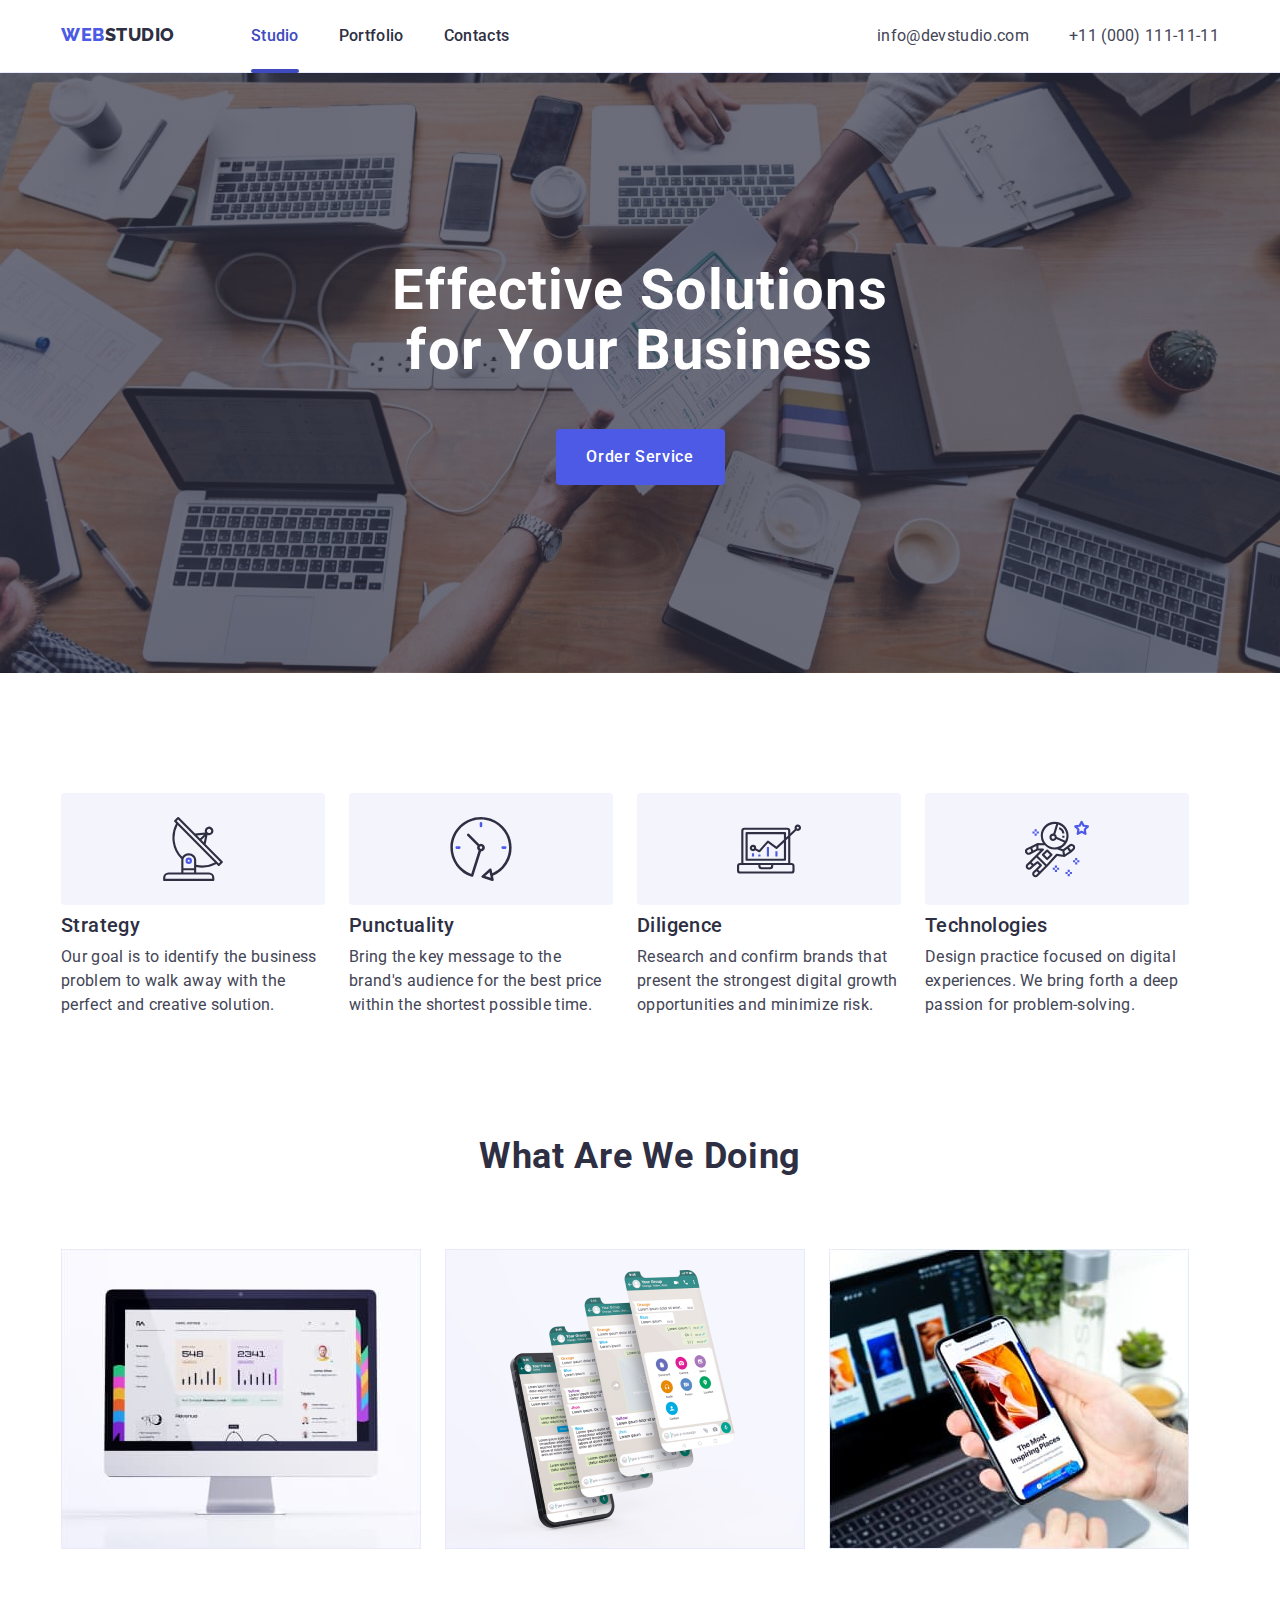
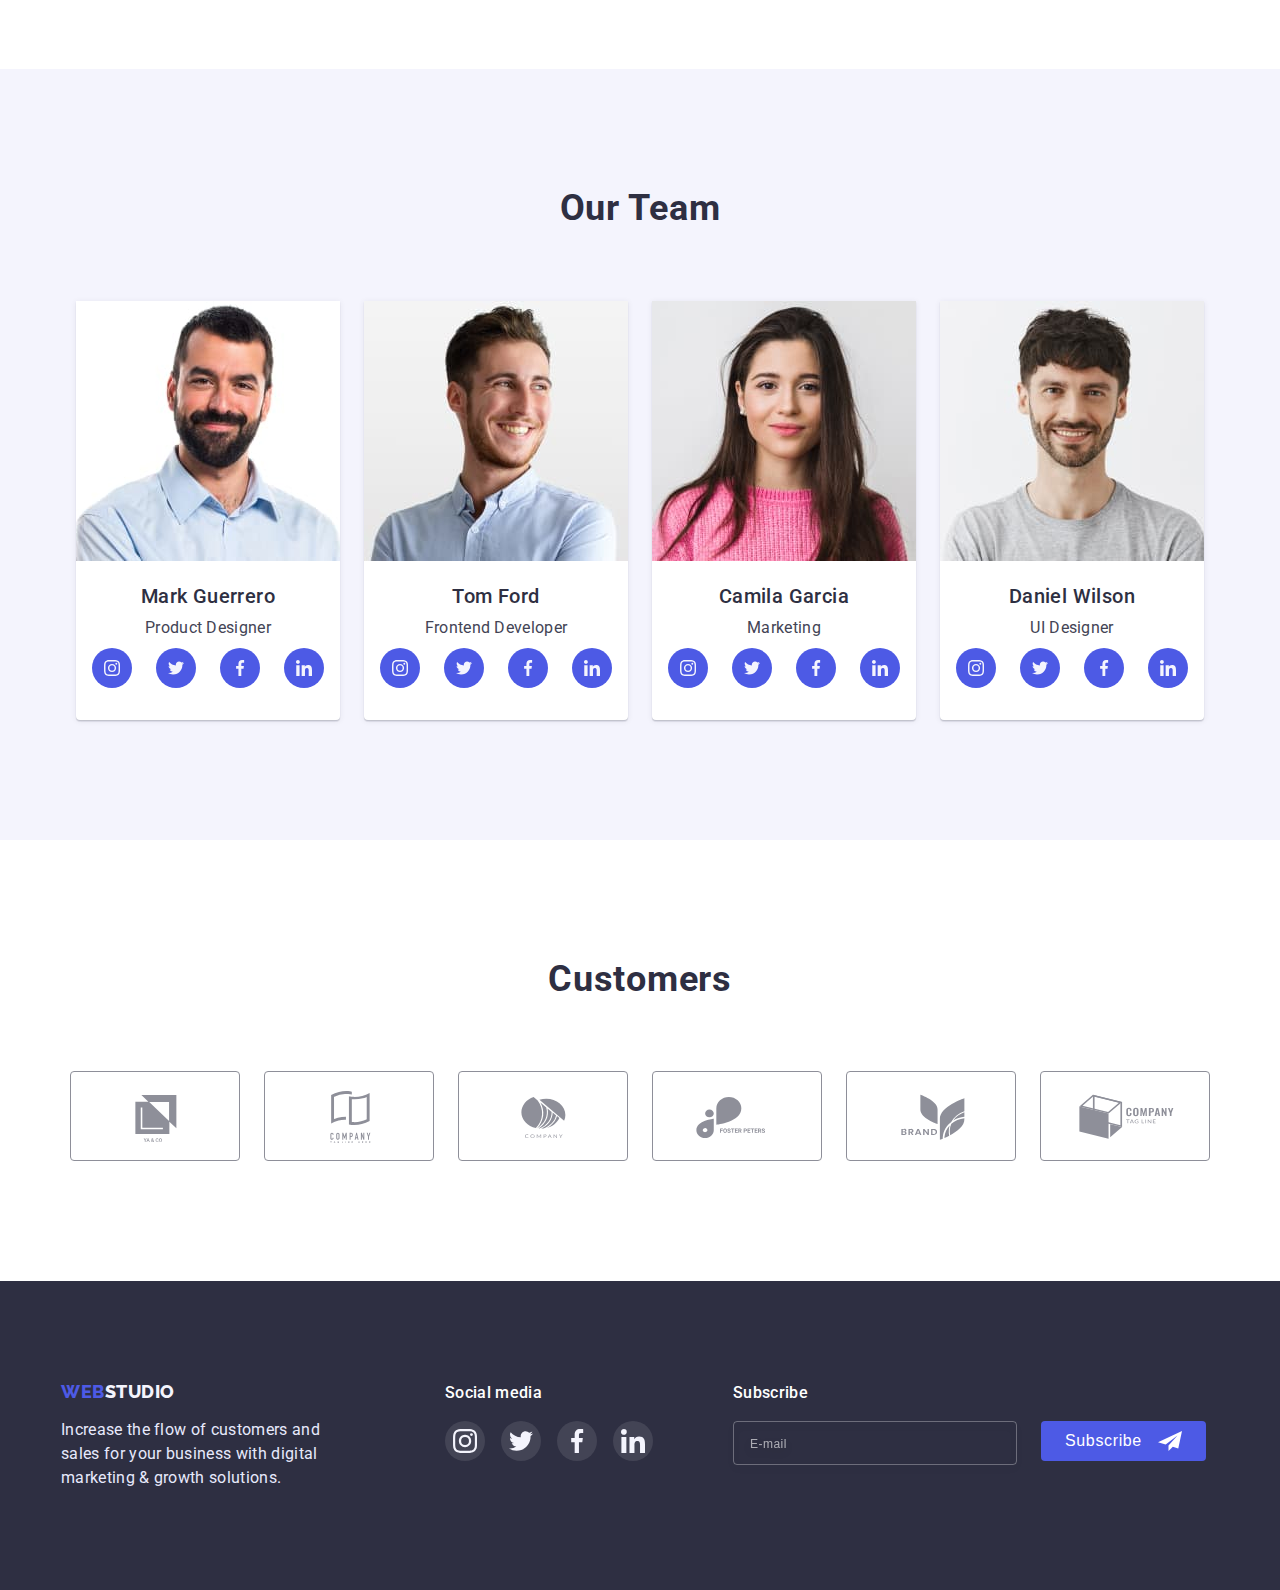
<file: index.html>
<!DOCTYPE html>
<html lang="en">
  <head>
    <meta charset="UTF-8" />
    <meta http-equiv="X-UA-Compatible" content="IE=edge" />
    <meta name="viewport" content="width=device-width, initial-scale=1.0" />
    <title>WebStudio</title>
    <link rel="preconnect" href="https://fonts.googleapis.com" />
    <link rel="preconnect" href="https://fonts.gstatic.com" crossorigin />
    <link
      href="https://fonts.googleapis.com/css2?family=Raleway:wght@800&family=Roboto:wght@400;500;700;900&display=swap"
      rel="stylesheet"
    />
    <link
      rel="stylesheet"
      href="https://cdnjs.cloudflare.com/ajax/libs/modern-normalize/1.1.0/modern-normalize.min.css"
      integrity="sha512-wpPYUAdjBVSE4KJnH1VR1HeZfpl1ub8YT/NKx4PuQ5NmX2tKuGu6U/JRp5y+Y8XG2tV+wKQpNHVUX03MfMFn9Q=="
      crossorigin="anonymous"
      referrerpolicy="no-referrer"
    />
    <link rel="stylesheet" href="./css/styles.css" />
  </head>
  <body>
    <header class="header">
      <div class="container header-container">
        <nav class="header-nav">
          <a href="./index.html" class="logo link"
            >Web<span class="header-logo-two link">Studio</span></a>
          <ul class="list header-list">
            <li>
              <a class="header-menu current link" href="./index.html">Studio</a>
            </li>
            <li>
              <a class="header-menu link" href="./portfolio.html">Portfolio</a>
            </li>
            <li><a class="header-menu link" href="">Contacts</a></li>
          </ul>
        </nav>
        <address class="address">
          <ul class="list address-list">
            <li>
              <a class="contacts link" href="mailto:info@devstudio.com"
                >info@devstudio.com</a
              >
            </li>
            <li>
              <a class="contacts link" href="tel:+110001111111"
                >+11 (000) 111-11-11</a
              >
            </li>
          </ul>
        </address>
        <button type="button" class="mobile-menu-open" data-menu-open>
          <svg width="32" height="22" class="menu-open-svg">
            <use href="./images/icons.svg#icon-charm_menu-hamburger-converted"></use>
          </svg>
        </button>
      </div>
      <div class="mobile-menu is-hidden" data-menu>
        <div >
          <button type="button" class="mobile-menu-close" data-menu-close>
            <svg width="8" height="8" class="menu-close-svg">
              <use href="./images/icons.svg#icon-X"></use>
            </svg>
          </button>
          <ul class="list mobile-menu-list">
            <li class="mobile-menu-item">
              <a class="mobile-menu-link current link" href="./index.html">Studio</a>
            </li>
            <li class="mobile-menu-item">
              <a class="mobile-menu-link link" href="./portfolio.html">Portfolio</a>
            </li>
            <li class="mobile-menu-item">
              <a class="mobile-menu-link link" href="">Contacts</a>
            </li>
          </ul>
        </div>
        <div>
          <ul class="list menu-address-list">
            <li class="contacts-menu-item">
              <a class="mobile-menu-tel link" href="tel:+110001111111"
                >+11 (000) 111-11-11</a
              >
            </li>
            <li class="contacts-menu-item">
              <a class="mobile-menu-mail link" href="mailto:info@devstudio.com"
                >info@devstudio.com</a
              >
            </li>
          </ul>
          <ul class="list menu-icons-container">
            <li class="menu-social-icons">
              <a href="" class="link menu-svg-link">
                <svg width="24" height="24" class="menu-soc-icon">
                  <use href="./images/icons.svg#icon-instagram"></use></svg></a>
            </li>
            <li class="menu-social-icons">
              <a href="" class="link menu-svg-link">
                <svg width="24" height="24" class="menu-soc-icon">
                  <use href="./images/icons.svg#icon-twitter"></use></svg></a>
            </li>
            <li class="menu-social-icons">
              <a href="" class="link menu-svg-link">
                <svg width="24" height="24" class="menu-soc-icon">
                  <use href="./images/icons.svg#icon-facebook"></use></svg></a>
            </li>
            <li class="menu-social-icons">
              <a href="" class="link menu-svg-link">
                <svg width="24" height="24" class="menu-soc-icon">
                  <use href="./images/icons.svg#icon-linkedin"></use>
                </svg>
              </a>
            </li>
          </ul>
        </div>
      </div>
    </header>
    <main>
      <section class="section-one">
        <div class="container">
          <h1 class="section-one-text">
            Effective Solutions for Your Business
          </h1>
          <button class="btn-text" data-modal-open type="button">
            Order Service
          </button>
        </div>
      </section>
      <section class="section-two">
        <div class="container">
          <h2 class="visually-hidden">our rules</h2>
          <ul class="list section-two-list">
            <li class="sec-two-items">
              <div class="sec-two-icon">
                <svg width="64" height="64" class="section-two-icons">
                  <use href="./images/icons.svg#icon-antenna" class=""></use>
                </svg>
              </div>
              <h3 class="section-two-text">Strategy</h3>
              <p class="section-two-p">
                Our goal is to identify the business problem to walk away with
                the perfect and creative solution.
              </p>
            </li>
            <li class="sec-two-items">
              <div class="sec-two-icon">
                <svg width="64" height="64" class="section-two-icons">
                  <use href="./images/icons.svg#icon-clock"></use>
                </svg>
              </div>
              <h3 class="section-two-text">Punctuality</h3>
              <p class="section-two-p">
                Bring the key message to the brand's audience for the best price
                within the shortest possible time.
              </p>
            </li>
            <li class="sec-two-items">
              <div class="sec-two-icon">
                <svg width="64" height="64" class="section-two-icons">
                  <use href="./images/icons.svg#icon-diagram"></use>
                </svg>
              </div>
              <h3 class="section-two-text">Diligence</h3>
              <p class="section-two-p">
                Research and confirm brands that present the strongest digital
                growth opportunities and minimize risk.
              </p>
            </li>
            <li class="sec-two-items">
              <div class="sec-two-icon">
                <svg width="64" height="64" class="section-two-icons">
                  <use href="./images/icons.svg#icon-astronaut"></use>
                </svg>
              </div>
              <h3 class="section-two-text">Technologies</h3>
              <p class="section-two-p">
                Design practice focused on digital experiences. We bring forth a
                deep passion for problem-solving.
              </p>
            </li>
          </ul>
        </div>
      </section>
      <section class="section-three">
        <div class="container">
          <h2 class="section-three-text">What are we doing</h2>
          <ul class="list about-list">
            <li class="section-three-comp">
              <img
                srcset="./images/computer.jpg 1x, ./images/computer-2x.jpg 2x"
                src="./images/computer.jpg"
                alt="computer"
                width="360"
                height="300"
              />
            </li>
            <li class="section-three-tel">
              <img
                srcset="./images/telephone.jpg 1x, ./images/telephone-2x.jpg 2x"
                src="./images/telephone.jpg"
                alt="telephone"
                width="360"
                height="300"
              />
            </li>
            <li class="section-three-iphn">
              <img
                srcset="./images/iphone.jpg 1x, ./images/iphone-2x.jpg 2x"
                src="./images/iphone.jpg"
                alt="iphone"
                width="360"
                height="300"
              />
            </li>
          </ul>
        </div>
      </section>
      <section class="section-four">
        <div class="container">
          <h2 class="section-four-text">Our Team</h2>
          <ul class="list team-list">
            <li class="name-list">
              <img
                srcset="./images/mark.jpg 1x, ./images/mark-2x.jpg 2x"
                src="./images/mark.jpg"
                alt="Our product designer"
                width="264"
                height="260"
              />

              <h3 class="names">Mark Guerrero</h3>
              <p class="names-about">Product Designer</p>
              <ul class="list icons-container">
                <li class="social-icons">
                  <a href="" class="link svg-link">
                    <svg width="16" height="16" class="soc-icon">
                      <use href="./images/icons.svg#icon-instagram"></use></svg></a>
                </li>
                <li class="social-icons">
                  <a href="" class="link svg-link">
                    <svg width="16" height="16" class="soc-icon">
                      <use href="./images/icons.svg#icon-twitter"></use></svg></a>
                </li>
                <li class="social-icons">
                  <a href="" class="link svg-link">
                    <svg width="16" height="16" class="soc-icon">
                      <use href="./images/icons.svg#icon-facebook"></use></svg></a>
                </li>
                <li class="social-icons">
                  <a href="" class="link svg-link">
                    <svg width="16" height="16" class="soc-icon">
                      <use href="./images/icons.svg#icon-linkedin"></use>
                    </svg>
                  </a>
                </li>
              </ul>
            </li>
            <li class="name-list">
              <img
                srcset="./images/tom.jpg 1x, ./images/tom-2x.jpg 2x"
                src="./images/tom.jpg"
                alt="Our frontend developer"
                width="264"
                height="260"
              />

              <h3 class="names">Tom Ford</h3>
              <p class="names-about">Frontend Developer</p>
              <ul class="list icons-container">
                <li class="social-icons">
                  <a href="" class="link svg-link">
                    <svg width="16" height="16" class="soc-icon">
                      <use href="./images/icons.svg#icon-instagram"></use></svg></a>
                </li>
                <li class="social-icons">
                  <a href="" class="link svg-link">
                    <svg width="16" height="16" class="soc-icon">
                      <use href="./images/icons.svg#icon-twitter"></use></svg></a>
                </li>
                <li class="social-icons">
                  <a href="" class="link svg-link">
                    <svg width="16" height="16" class="soc-icon">
                      <use href="./images/icons.svg#icon-facebook"></use></svg></a>
                </li>
                <li class="social-icons">
                  <a href="" class="link svg-link">
                    <svg width="16" height="16" class="soc-icon">
                      <use href="./images/icons.svg#icon-linkedin"></use>
                    </svg>
                  </a>
                </li>
              </ul>
            </li>
            <li class="name-list">
              <img
                srcset="./images/camilla.jpg 1x, ./images/camilla-2x.jpg 2x"
                src="./images/camilla.jpg"
                alt="Our marketing"
                width="264"
                height="260"
              />

              <h3 class="names">Camila Garcia</h3>
              <p class="names-about">Marketing</p>
              <ul class="list icons-container">
                <li class="social-icons">
                  <a href="" class="link svg-link">
                    <svg width="16" height="16" class="soc-icon">
                      <use href="./images/icons.svg#icon-instagram"></use></svg></a>
                </li>
                <li class="social-icons">
                  <a href="" class="link svg-link">
                    <svg width="16" height="16" class="soc-icon">
                      <use href="./images/icons.svg#icon-twitter"></use></svg></a>
                </li>
                <li class="social-icons">
                  <a href="" class="link svg-link">
                    <svg width="16" height="16" class="soc-icon">
                      <use href="./images/icons.svg#icon-facebook"></use></svg></a>
                </li>
                <li class="social-icons">
                  <a href="" class="link svg-link">
                    <svg width="16" height="16" class="soc-icon">
                      <use href="./images/icons.svg#icon-linkedin"></use>
                    </svg>
                  </a>
                </li>
              </ul>
            </li>
            <li class="name-list">
              <img
                srcset="./images/daniel.jpg 1x, ./images/daniel-2x.jpg 2x"
                src="./images/daniel.jpg"
                alt="Our UI designer"
                width="264"
                height="260"
              />

              <h3 class="names">Daniel Wilson</h3>
              <p class="names-about">UI Designer</p>
              <ul class="list icons-container">
                <li class="social-icons">
                  <a href="" class="link svg-link">
                    <svg width="16" height="16" class="soc-icon">
                      <use href="./images/icons.svg#icon-instagram"></use></svg></a>
                </li>
                <li class="social-icons">
                  <a href="" class="link svg-link">
                    <svg width="16" height="16" class="soc-icon">
                      <use href="./images/icons.svg#icon-twitter"></use></svg></a>
                </li>
                <li class="social-icons">
                  <a href="" class="link svg-link">
                    <svg width="16" height="16" class="soc-icon">
                      <use href="./images/icons.svg#icon-facebook"></use></svg></a>
                </li>
                <li class="social-icons">
                  <a href="" class="link svg-link">
                    <svg width="16" height="16" class="soc-icon">
                      <use href="./images/icons.svg#icon-linkedin"></use>
                    </svg>
                  </a>
                </li>
              </ul>
            </li>
          </ul>
        </div>
      </section>
      <section class="section-five">
        <div class="container section-five-container">
          <h2 class="section-five-text">Customers</h2>
          <ul class="list customers-icons">
            <li class="customers-list">
              <a href="" class="customers-container">
                <svg width="104" height="56" class="section-five-icons">
                  <use href="./images/icons.svg#icon-customers"></use>
                </svg>
              </a>
            </li>
            <li class="customers-list">
              <a href="" class="customers-container">
                <svg width="104" height="56" class="section-five-icons">
                  <use href="./images/icons.svg#icon-customers1"></use>
                </svg>
              </a>
            </li>
            <li class="customers-list">
              <a href="" class="customers-container">
                <svg width="104" height="56" class="section-five-icons">
                  <use href="./images/icons.svg#icon-customers2"></use>
                </svg>
              </a>
            </li>
            <li class="customers-list">
              <a href="" class="customers-container">
                <svg width="104" height="56" class="section-five-icons">
                  <use href="./images/icons.svg#icon-customers3"></use>
                </svg>
              </a>
            </li>
            <li class="customers-list">
              <a href="" class="customers-container">
                <svg width="104" height="56" class="section-five-icons">
                  <use href="./images/icons.svg#icon-customers4"></use>
                </svg>
              </a>
            </li>
            <li class="customers-list">
              <a href="" class="customers-container">
                <svg width="104" height="56" class="section-five-icons">
                  <use href="./images/icons.svg#icon-customers5"></use>
                </svg>
              </a>
            </li>
          </ul>
        </div>
      </section>
    </main>
    <footer class="footer">
      <div class="container footer-container">
        <div class="footer-logo-container">
          <a href="./index.html" class="footer-logo link"
            >Web<span class="footer-logo-two link">Studio</span></a
          >
          <p class="footer_text">
            Increase the flow of customers and sales for your business with
            digital marketing & growth solutions.
          </p>
        </div>
        <div class="social-container">
          <p class="social-media">Social media</p>
          <ul class="list footer-list">
            <li class="footer-item">
              <a href="" class="footer-icons">
                <svg width="24" height="24">
                  <use href="./images/icons.svg#icon-instagram"></use>
                </svg>
              </a>
            </li>
            <li class="footer-item">
              <a href="" class="footer-icons">
                <svg width="24" height="24">
                  <use href="./images/icons.svg#icon-twitter"></use>
                </svg>
              </a>
            </li>
            <li class="footer-item">
              <a href="" class="footer-icons">
                <svg width="24" height="24">
                  <use href="./images/icons.svg#icon-facebook"></use></svg></a>
            </li>
            <li class="footer-item">
              <a href="" class="footer-icons">
                <svg width="24" height="24">
                  <use href="./images/icons.svg#icon-linkedin"></use>
                </svg>
              </a>
            </li>
          </ul>
        </div>
        <div class="subscribe-container">
          <p class="subscribe-text">Subscribe</p>
          <form class="subscribe-form">
            <input type="email"
            placeholder="E-mail"
            id="email-input"
            name="subscribe-email"
            class="subscribe-input">
            <button type="submit" class="subscribe-button">Subscribe
              <svg width="24px" height="24px" class="subscribe-svg">
                <use href="./images/icons.svg#icon-telegram"></use>
              </svg>
            </button>
          </form>
        </div>
      </div>
    </footer>
    <div class="backdrop is-hidden" data-modal>
      <div class="modal">
        <button type="button" class="modal-close" data-modal-close>
          <svg width="8" height="8" class="close-svg">
            <use href="./images/icons.svg#icon-X"></use>
          </svg>
        </button>
        <p class="modal-main-text">Leave your contacts and we will call you back</p>
        <form class="modal-form">
          <div class="modal-wrap">
            <label for="user-name" class="modal-label-text">Name</label>
            <input type="text"
            name="user-name"
            id="user-name"
            class="modal-input">
            <svg width="18" height="24" class="modal-icons">
              <use href="./images/icons.svg#icon-person"></use>
            </svg>
          </div>
          <div class="modal-wrap">
            <label for="user-phone" class="modal-label-text">Phone</label>
            <input type="tel"
            name="user-phone"
            id="user-phone"
            class="modal-input">
            <svg width="18" height="24" class="modal-icons">
              <use href="./images/icons.svg#icon-phone"></use>
            </svg>
          </div>
          <div class="modal-wrap">
            <label for="user-email" class="modal-label-text">Email</label>
            <input type="email"
            name="user-email"
            id="user-email"
            class="modal-input">
            <svg width="18" height="24" class="modal-icons">
              <use href="./images/icons.svg#icon-email1"></use>
            </svg>
          </div>
          <label class="modal-label">
            <span class="modal-label-text">Comment</span>
            <textarea rows="5"
            name="user-comment"
            class="comment-input"
            placeholder="Text input"></textarea>
          </label>
          <div class="check-wrap">
            <input type="checkbox" id="modal-check" name="user-check" class="modal-check visually-hidden" required>
            <label for="modal-check" class="check-text">
              <span class="check-icon">
                <svg width="10" height="8">
                  <use href="./images/icons.svg#icon-check"></use>
                </svg>
              </span> I accept the terms and conditions of the <a class="check-link" href="">Privacy Policy</a>
            </label>
          </div>
          <button type="submit" class="modal-button">Send</button>
        </form>
      </div>
    </div>
    <script src="./js/modal.js"></script>
    <script src="./js/mobile-menu.js"></script>
  </body>
</html>
</file>
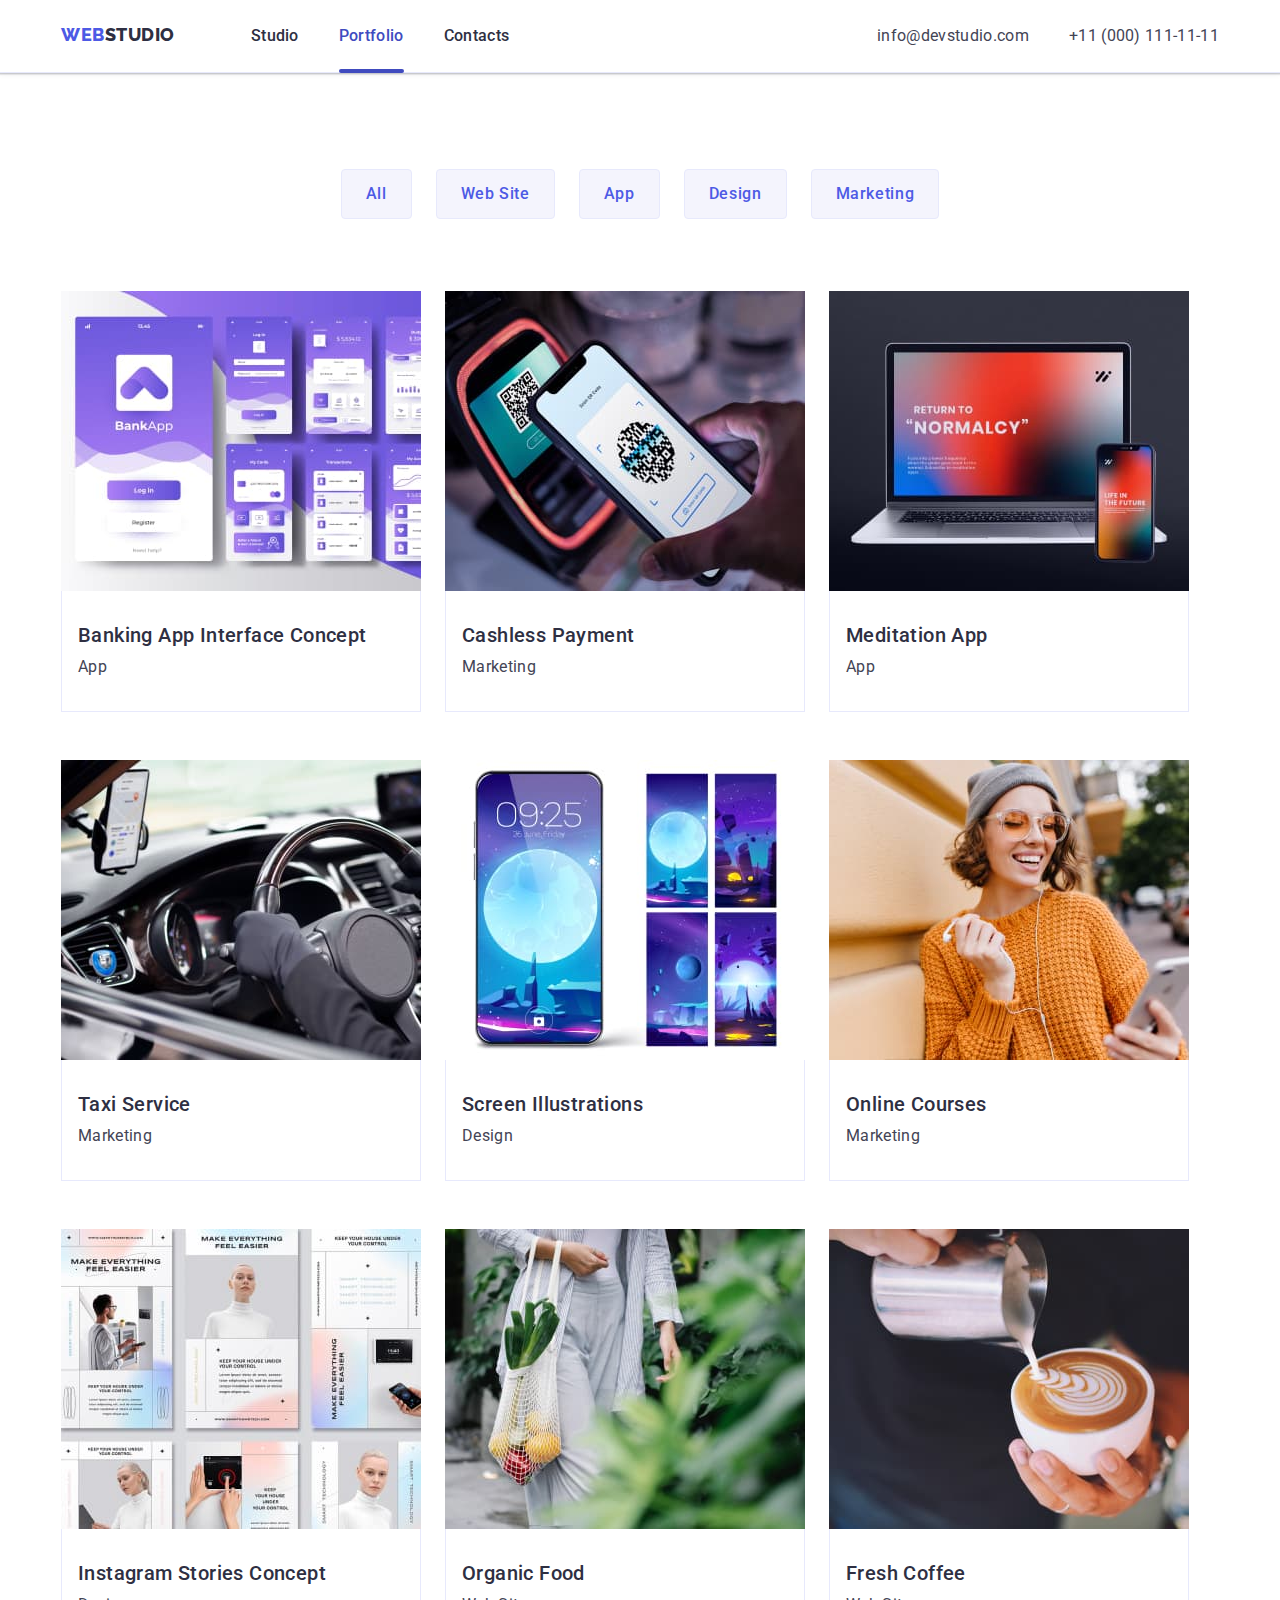
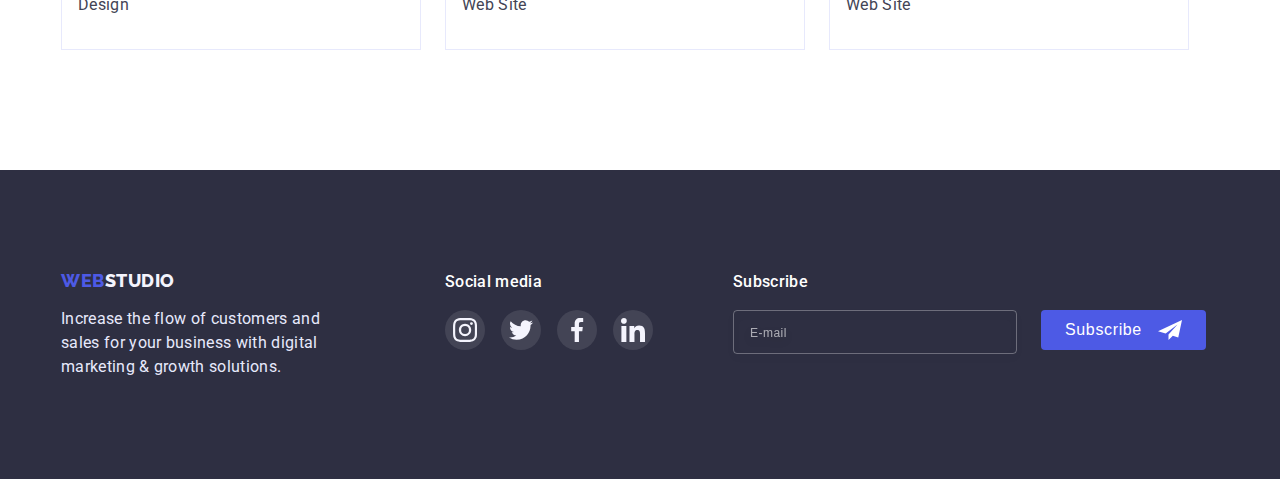
<file: portfolio.html>
<!DOCTYPE html>
<html lang="en">
  <head>
    <meta charset="UTF-8" />
    <meta http-equiv="X-UA-Compatible" content="IE=edge" />
    <meta name="viewport" content="width=device-width, initial-scale=1.0" />
    <title>Portfolio</title>
    <link rel="preconnect" href="https://fonts.googleapis.com" />
    <link rel="preconnect" href="https://fonts.gstatic.com" crossorigin />
    <link
      href="https://fonts.googleapis.com/css2?family=Raleway:wght@800&family=Roboto:wght@400;500;700;900&display=swap"
      rel="stylesheet"
    />
    <link
      rel="stylesheet"
      href="https://cdnjs.cloudflare.com/ajax/libs/modern-normalize/1.1.0/modern-normalize.min.css"
      integrity="sha512-wpPYUAdjBVSE4KJnH1VR1HeZfpl1ub8YT/NKx4PuQ5NmX2tKuGu6U/JRp5y+Y8XG2tV+wKQpNHVUX03MfMFn9Q=="
      crossorigin="anonymous"
      referrerpolicy="no-referrer"
    />
    <link rel="stylesheet" href="./css/styles.css" />
  </head>
  <body>
    <header class="header">
      <div class="container header-container">
        <nav class="header-nav">
          <a href="./index.html" class="logo link"
            >Web<span class="header-logo-two link">Studio</span></a
          >
          <ul class="list header-list">
            <li><a class="header-menu link" href="./index.html">Studio</a></li>
            <li>
              <a class="header-menu current link" href="./portfolio.html">Portfolio</a>
            </li>
            <li><a class="header-menu link" href="">Contacts</a></li>
          </ul>
        </nav>
        <address class="address">
          <ul class="list address-list">
            <li>
              <a class="contacts link" href="mailto:info@devstudio.com"
                >info@devstudio.com</a
              >
            </li>
            <li>
              <a class="contacts link" href="tel:+110001111111"
                >+11 (000) 111-11-11</a
              >
            </li>
          </ul>
        </address>
      </div>
    </header>
    <main>
      <section class="portfolio-section">
        <div class="container">
          <h1 class="visually-hidden">Portfolio</h1>
          <ul class="list wrap">
            <li><button class="portfolio-btn" type="button">All</button></li>
            <li>
              <button class="portfolio-btn" type="button">Web Site</button>
            </li>
            <li><button class="portfolio-btn" type="button">App</button></li>
            <li><button class="portfolio-btn" type="button">Design</button></li>
            <li>
              <button class="portfolio-btn" type="button">Marketing</button>
            </li>
          </ul>
          <ul class="list img-list">
            <li class="portfolio-list">
              <a class="link portfolio-link" href="">
                <div class="portfolio-top-wrap">
                  <img
                    src="./images/banking.jpg"
                    alt="Online banking"
                    width="360"
                  />
                  <p class="portfolio-list-text">
                    14 Stylish and User-Friendly App Design Concepts · Task
                    Manager App · Calorie Tracker App · Exotic Fruit Ecommerce
                    App · Cloud Storage App
                  </p>
                </div>
                <div class="list-border">
                  <h2 class="portfolio-main-text">
                    Banking App Interface Concept
                  </h2>
                  <p class="porfolio-text">App</p>
                </div>
              </a>
            </li>
            <li class="portfolio-list">
              <a class="link portfolio-link" href="">
                <div class="portfolio-top-wrap">
                  <img src="./images/qr_code.jpg" alt="Payment" width="360" />
                  <p class="portfolio-list-text">
                      14 Stylish and User-Friendly App Design Concepts · Task
                      Manager App · Calorie Tracker App · Exotic Fruit Ecommerce
                      App · Cloud Storage App
                    </p>
                </div>
                <div class="list-border">
                  <h2 class="portfolio-main-text">Cashless Payment</h2>
                  <p class="porfolio-text">Marketing</p>
                </div>
              </a>
            </li>
            <li class="portfolio-list">
              <a class="link portfolio-link" href="">
                <div class="portfolio-top-wrap">
                  <img
                    src="./images/meditation.jpg"
                    alt="Meditation App"
                    width="360"
                  />
                  <p class="portfolio-list-text">
                      14 Stylish and User-Friendly App Design Concepts · Task
                      Manager App · Calorie Tracker App · Exotic Fruit Ecommerce
                      App · Cloud Storage App
                    </p>
                </div>
                <div class="list-border">
                  <h2 class="portfolio-main-text">Meditation App</h2>
                  <p class="porfolio-text">App</p>
                </div>
              </a>
            </li>
            <li class="portfolio-list">
              <a class="link portfolio-link" href="">
                <div class="portfolio-top-wrap">
                  <img src="./images/taxi.jpg" alt="Taxi Service" width="360" />
                  <p class="portfolio-list-text">
                      14 Stylish and User-Friendly App Design Concepts · Task
                      Manager App · Calorie Tracker App · Exotic Fruit Ecommerce
                      App · Cloud Storage App
                    </p>
                </div>
                <div class="list-border">
                  <h2 class="portfolio-main-text">Taxi Service</h2>
                  <p class="porfolio-text">Marketing</p>
                </div>
              </a>
            </li>
            <li class="portfolio-list">
              <div class="portfolio-top-wrap">
                <a class="link portfolio-link" href="">
                  <img
                    src="./images/screen.jpg"
                    alt="Screen Illustrations"
                    width="360"
                  />
                  <p class="portfolio-list-text">
                      14 Stylish and User-Friendly App Design Concepts · Task
                      Manager App · Calorie Tracker App · Exotic Fruit Ecommerce
                      App · Cloud Storage App
                    </p>
              </div>
                <div class="list-border">
                  <h2 class="portfolio-main-text">Screen Illustrations</h2>
                  <p class="porfolio-text">Design</p>
                </div>
              </a>
            </li>
            <li class="portfolio-list">
              <div class="portfolio-top-wrap">
                <a class="link portfolio-link" href="">
                  <img
                    src="./images/courses.jpg"
                    alt="_Online Courses"
                    width="360"
                  />
                  <p class="portfolio-list-text">
                      14 Stylish and User-Friendly App Design Concepts · Task
                      Manager App · Calorie Tracker App · Exotic Fruit Ecommerce
                      App · Cloud Storage App
                    </p>
              </div>
                <div class="list-border">
                  <h2 class="portfolio-main-text">Online Courses</h2>
                  <p class="porfolio-text">Marketing</p>
                </div>
              </a>
            </li>
            <li class="portfolio-list">
              <a class="link portfolio-link" href="">
                <div class="portfolio-top-wrap">
                  <img
                    src="./images/insta.jpg"
                    alt="Instagram Stories"
                    width="360"
                  />
                  <p class="portfolio-list-text">
                      14 Stylish and User-Friendly App Design Concepts · Task
                      Manager App · Calorie Tracker App · Exotic Fruit Ecommerce
                      App · Cloud Storage App
                    </p>
                </div>
                <div class="list-border">
                  <h2 class="portfolio-main-text">Instagram Stories Concept</h2>
                  <p class="porfolio-text">Design</p>
                </div>
              </a>
            </li>
            <li class="portfolio-list">
              <a class="link portfolio-link" href="">
                <div class="portfolio-top-wrap">
                  <img src="./images/food.jpg" alt="Organic Food" width="360" />
                  <p class="portfolio-list-text">
                      14 Stylish and User-Friendly App Design Concepts · Task
                      Manager App · Calorie Tracker App · Exotic Fruit Ecommerce
                      App · Cloud Storage App
                    </p>
                </div>
                <div class="list-border">
                  <h2 class="portfolio-main-text">Organic Food</h2>
                  <p class="porfolio-text">Web Site</p>
                </div>
              </a>
            </li>
            <li class="portfolio-list">
              <a class="link portfolio-link" href="">
                <div class="portfolio-top-wrap">
                  <img src="./images/coffee.jpg" alt="Coffee" width="360" />
                  <p class="portfolio-list-text">
                      14 Stylish and User-Friendly App Design Concepts · Task
                      Manager App · Calorie Tracker App · Exotic Fruit Ecommerce
                      App · Cloud Storage App
                    </p>
                </div>
                <div class="list-border">
                  <h2 class="portfolio-main-text">Fresh Coffee</h2>
                  <p class="porfolio-text">Web Site</p>
                </div>
              </a>
            </li>
          </ul>
        </div>
      </section>
    </main>
    <footer class="footer">
      <div class="container footer-container">
        <div class="footer-logo-container">
          <a href="./index.html" class="footer-logo link"
            >Web<span class="footer-logo-two link">Studio</span></a
          >
          <p class="footer_text">
            Increase the flow of customers and sales for your business with
            digital marketing & growth solutions.
          </p>
        </div>
        <div class="social-container">
          <p class="social-media">Social media</p>
          <ul class="list footer-list">
            <li class="footer-item">
              <a href="" class="footer-icons">
                <svg width="24" height="24">
                  <use href="./images/icons.svg#icon-instagram"></use>
                </svg>
              </a>
            </li>
            <li class="footer-item">
              <a href="" class="footer-icons">
                <svg width="24" height="24">
                  <use href="./images/icons.svg#icon-twitter"></use>
                </svg>
              </a>
            </li>
            <li class="footer-item">
              <a href="" class="footer-icons">
                <svg width="24" height="24">
                  <use href="./images/icons.svg#icon-facebook"></use></svg>
              </a>
            </li>
            <li class="footer-item">
              <a href="" class="footer-icons">
                <svg width="24" height="24">
                  <use href="./images/icons.svg#icon-linkedin"></use>
                </svg>
              </a>
            </li>
          </ul>
        </div>
        <div class="subscribe-container">
          <p class="subscribe-text">Subscribe</p>
          <form class="subscribe-form">
            <input type="email"
            placeholder="E-mail"
            id="email-input"
            name="subscribe-email"
            class="subscribe-input">
            <button type="submit" class="subscribe-button">Subscribe
              <svg width="24px" height="24px" class="subscribe-svg">
                <use href="./images/icons.svg#icon-telegram"></use>
              </svg>
            </button>
          </form>
        </div>
      </div>
    </footer>
    <script src="./js/modal.js"></script>
  </body>
</html>
</file>
<file: css/styles.css>
:root{
    --primary-color: #2E2F42;
    --logo-color: #4D5AE5;
    --additional-color: #434455;
}

p, h1, h2, h3, h4, h5, h6{
    margin: 0;
}
ul{
    padding-left: 0;
    margin: 0;
}
button{
    cursor: pointer;
}

address{
    font-style: normal;
}

body{
    font-family: 'Roboto', sans-serif;
    color: #434455;
    color: var(--additional-color);
    margin: 0;
}

img{
    display: block;
    max-width: 100%;
    height: auto;
}

.visually-hidden{
    position: absolute;
    width: 1px;
    height: 1px;
    margin: -1px;
    border: 0;
    padding: 0;
    white-space: nowrap;
    clip-path: inset(100%);
    clip: rect(0 0 0 0);
    overflow: hidden;
}


.logo {
    font-family: 'Raleway', sans-serif;
    font-weight: 800;
    font-size: 18px;
    line-height: 1.17;
    letter-spacing: 0.03em;
    text-transform: uppercase;
    color: var(--logo-color);
    margin-right: 76px;
}

.link{
    text-decoration: none;
}

.header-logo-two {
    color: var(--primary-color);
}

.list{
    list-style: none
}

.container{
    width: 100%;
    padding-left: 16px;
    padding-right: 16px;
    margin: 0 auto;
}

.header{
    padding-bottom: 24px;
    padding-top: 24px;
    box-sizing: border-box;
    background: #FFFFFF;
    border-bottom: 1px solid #E7E9FC;
    box-shadow: 0px 2px 1px rgba(46, 47, 66, 0.08), 0px 1px 1px rgba(46, 47, 66, 0.16), 0px 1px 6px rgba(46, 47, 66, 0.08);
}

.header-container{
    width: 100%;
    display: flex;
    align-items: center;
}

.header-nav{
    display: flex;
    margin-right: auto;
}

.header-list{
    display: none;
    gap: 40px;
}

.header-menu{
    font-weight: 500;
    font-size: 16px;
    line-height: 1.5;
    letter-spacing: 0.02em;
    color: var(--primary-color);
    transition-property: color;
    transition-duration: 250ms;
    transition-timing-function:cubic-bezier(0.4, 0, 0.2, 1);
}
.header-menu:is(:hover, :focus){
    color: #404BBF;
}

.current{
    position: relative;
    color: #404BBF;
}

.header-menu.current::after{
    content: "";
    display: block;
    background-color: #404BBF;
    border-radius: 2px;
    position: absolute;
    width: 100%;
    height: 4px;
    top: 42px;
}

.address{
    display: none;
    font-style: normal;
}

.address-list{
    display: flex;
    gap: 40px;
}

.contacts {
    font-size: 16px;
    line-height: 1.5;
    letter-spacing: 0.02em;
    color: var(--additional-color);
    text-decoration: none;
    transition-property: color;
    transition-duration: 250ms;
    transition-timing-function: cubic-bezier(0.4, 0, 0.2, 1);
}
.contacts:is(:hover, :focus){
    color:#404BBF;
}

.mobile-menu-open{
    margin-left: 0;
    border: none;
    background-color: transparent;
}

.mobile-menu {
    position: relative;
    position: fixed;
    top: 0;
    background-color: #FFFFFF;
    width: 100%;
    height: 100%;
    padding: 80px 35px 40px 40px;
    display: flex;
    flex-direction: column;
    justify-content: space-between;
    transition-duration: 250ms;
    transition-timing-function: cubic-bezier(0.4, 0, 0.2, 1);
}
.mobile-menu-close {
    position: absolute;
    left: 264px;
    top: 24px;
    background-color: #E7E9FC;
    border-radius: 50%;
    border: 1px solid rgba(0, 0, 0, 0.1);
    width: 24px;
    height: 24px;
    display: flex;
    align-items: center;
    justify-content: center;
    overflow: auto;
}

.mobile-menu-item:not(:last-child) {
    margin-bottom: 40px;
}
.mobile-menu-link{
    font-weight: 700;
    font-size: 36px;
    line-height: calc(40/36);
    letter-spacing: 0.02em;
    text-transform: capitalize;
    color: #2E2F42;
}

.mobile-menu-link.current{
    color: #404BBF;
}

.menu-address-list {
    margin-bottom: 48px;
    display: flex;
    flex-direction: column;
    gap: 40px;
}

.mobile-menu-tel {
    font-weight: 700;
    font-size: 36px;
    line-height: calc(40/36);
    letter-spacing: 0.02em;
    color: #4D5AE5;
    margin-bottom: 40px;
}

.mobile-menu-mail{
    font-weight: 500;
    font-size: 20px;
    line-height: calc(24/20);
    letter-spacing: 0.02em;
    color: #434455;
}
.menu-icons-container {
    width: 100%;
    display: flex;
    gap: 30px;
}
.menu-social-icons {
    width: 40px;
    height: 40px;
    background: #4D5AE5;
    border-radius: 50%;
    display: flex;
    align-items: center;
    justify-content: center;
}

.menu-soc-icon {
    display: flex;
    justify-content: center;
    align-items: center;
}

.section-one {
    background: var(--primary-color);
    text-align: center;
    padding-top: 112px;
    padding-bottom: 112px;
    background-image: linear-gradient(90deg, rgba(46, 47, 66, 0.7035013834635417) 100%, rgba(46, 47, 66, 0.7) 100%), url(..//images/people-office-mob.jpg);
    background-repeat: no-repeat;
    background-size: cover;
    background-position: center;
    width: 100%;
    margin: 0 auto;
}

@media (min-device-pixel-ratio: 2),
    (min-resolution: 192dpi),
    (min-resolution: 2dppx) {
        .section-one {
            background-image: linear-gradient(90deg, rgba(46, 47, 66, 0.7035013834635417) 100%, rgba(46, 47, 66, 0.7) 100%), url(..//images/people-office-mob-2x.jpg);
            background-size: cover;
        }
}

.section-one-text {
    font-weight: 700;
    font-size: 36px;
    line-height: 1.11;
    letter-spacing: 0.02em;
    color: #FFFFFF;
    margin: 0 auto;
    width: 100%;
}

.btn-text {
    margin-top: 72px;
    cursor: pointer;
    font-family: inherit;
    min-width: 169px;
    height: 56px;
    background: var(--logo-color);
    border-radius: 4px;
    font-weight: 500;
    font-size: 16px;
    line-height: 1.5;
    letter-spacing: 0.04em;
    color: #FFFFFF;
    border: none;
    transition-property: background-color;
    transition-duration: 250ms;
    transition-timing-function: cubic-bezier(0.4, 0, 0.2, 1);
}
.btn-text:is(:hover, :focus){
    background-color: #404BBF;
}
.section-two {
    padding: 96px 0;
}

.section-two-list { 
    display: flex;
    flex-wrap: wrap;
    gap: 72px;
}

.sec-two-icon{
    max-width: 1199px;
    height: 112px;
    background: #F4F4FD;
    border-radius: 4px;
    display: none;
    align-items: center;
    justify-content: center;
    margin-bottom: 8px;
}

.section-two-text {
    text-align: center;
    font-weight: 700;
    font-size: 36px;
    line-height: 1.1;
    letter-spacing: 0.02em;
    color: #2E2F42;
    margin-bottom: 8px;}

.section-two-p {
    font-size: 16px;
    line-height: 1.5;
    letter-spacing: 0.02em;
    color: var(--additional-color);
    max-width: 396px;
}

.about-list{
    display: flex;
    gap: 24px;
}

.section-three{
    padding-bottom: 120px;
    display: none;
}

.section-three-text{
    font-weight: 700;
    font-size: 36px;
    line-height: 1.11;
    letter-spacing: 0.02em;
    text-align: center;
    text-transform: capitalize;
    color: #2E2F42;
    margin-bottom: 72px;
}

.section-four {
    background: #F4F4FD;
    padding-bottom: 96px;
    padding-top: 96px;
}

.name-list {
    width: 260px;
    background-color: white;
    border-radius: 0px 0px 4px 4px;
    padding-bottom: 32px;
    box-shadow: 0px 1px 6px rgba(46, 47, 66, 0.08), 0px 1px 1px rgba(46, 47, 66, 0.16), 0px 2px 1px rgba(46, 47, 66, 0.08);
}

.section-four-text {
    font-weight: 700;
    font-size: 36px;
    line-height: 1.11;
    letter-spacing: 0.02em;
    text-align: center;
    text-transform: capitalize;
    color: var(--primary-color);
    margin-bottom: 72px;
}

.team-list{
    display: flex;
    flex-direction: column;
    justify-content: center;
    align-items: center;
    gap: 72px;
}

.names {
    font-weight: 500;
    font-size: 20px;
    line-height: 1.2;
    letter-spacing: 0.02em;
    color: var(--primary-color);
    text-align: center;
    margin: 32px 0 8px;
}

.names-about {
    font-weight: 400;
    font-size: 16px;
    line-height: 1.5;
    letter-spacing: 0.02em;
    color: var(--additional-color);
    text-align: center;
}


.social-icons{
    display: flex;
    justify-content: center;
    align-items: center;
}

.svg-link{
    width: 40px;
    height: 40px;
    background: var(--logo-color);
    border-radius: 50%;
    display: flex;
    justify-content: center;
    align-items: center;
    transition-property: background-color;
    transition-duration: 250ms;
    transition-timing-function: cubic-bezier(0.4, 0, 0.2, 1);
}

.svg-link:is(:hover, :focus) {
    background-color: #404BBF;
}

.icons-container{
    display: flex;
    flex-direction: row;
    justify-content: center;
    align-items: center;
    gap: 24px;
    margin-top: 8px;
}

.section-five{
    padding-bottom: 96px;
    padding-top: 96px;
}

.section-five-text{
    font-weight: 700;
    font-size: 36px;
    line-height: 1.1;
    text-align: center;
    letter-spacing: 0.02em;
    text-transform: capitalize;
    color: var(--primary-color);
    margin-bottom: 72px;
}


.customers-icons{
    display: flex;
    flex-wrap: wrap;
    justify-content: center;
    align-items: center;
    gap: 72px 16px;
}

.customers-container{
    display: flex;
    align-items: center;
    justify-content: center;
    width: 168px;
    height: 88px;
    border: 1px solid #8E8F99;
    border-radius: 4px;
    fill: #8E8F99;
    transition-property: border-color, fill;
    transition-duration: 250ms;
    transition-timing-function: cubic-bezier(0.4, 0, 0.2, 1);
}

.customers-container:is(:hover, :focus){
    border-color: #404BBF;
    fill: #404BBF;
}


.footer{
    background: var(--primary-color);
    padding-top: 96px;
    padding-bottom: 96px;
}
 
.footer-logo-container{
    display: flex;
    flex-direction: column;
    justify-content: center;
    align-items: center;
    margin-bottom: 72px;
}

.footer-logo {
    font-family: 'Raleway', sans-serif;
    font-weight: 800;
    font-size: 18px;
    line-height: 1.17;
    letter-spacing: 0.03em;
    text-align: center;
    text-transform: uppercase;
    color: var(--logo-color);
}

.footer-logo-two {
    color: #F4F4FD;}


.footer_text {
    font-size: 16px;
    line-height: 1.5;
    letter-spacing: 0.02em;
    color: #E7E9FC;
    width: 268px;
    margin-top: 16px;
}

.footer-icons{
    width: 40px;
    height: 40px;
    background: rgba(255, 255, 255, 0.1);
    border-radius: 50%;
    display: flex;
    align-items: center;
    justify-content: center;
    transition-property: background-color;
    transition-duration: 250ms;
    transition-timing-function: cubic-bezier(0.4, 0, 0.2, 1);
}

.footer-icons:is(:hover, :focus){
    background-color: #31D0AA;
}

.footer-list{
    display: flex;
    justify-content: center; 
    gap: 16px;
}

.social-container{
    display: flex;
    flex-direction: column;
    align-items: center;
    margin-bottom: 72px;
}

.social-media{
    margin-bottom: 16px;
    font-weight: 500;
    font-size: 16px;
    line-height: 1.5;
    letter-spacing: 0.02em;
    color: #FFFFFF;
}

.portfolio-section{
    padding-top: 96px;
    padding-bottom: 120px;
}

.portfolio-btn{
    cursor: pointer;
    font-family: "Roboto", sans-serif;
    background: #F4F4FD;
    border: 1px solid #E7E9FC;
    border-radius: 4px;
    padding: 12px 24px;
    font-weight: 500;
    font-size: 16px;
    line-height: 1.5;
    letter-spacing: 0.04em;
    color: #4D5AE5;
    transition-property: background-color, box-shadow, color, border-color;
    transition-duration: 250ms;
    transition-timing-function: cubic-bezier(0.4, 0, 0.2, 1);
}
.portfolio-btn:is(:hover, :focus){
    background-color: #404BBF;
    box-shadow: 0px 3px 1px rgba(0, 0, 0, 0.1), 0px 2px 1px rgba(0, 0, 0, 0.08), 0px 2px 2px rgba(0, 0, 0, 0.12);
    color: #FFFFFF;
    border-color: transparent;
}

.wrap{
    display: flex;
    flex-wrap: wrap;
    gap: 24px;
    margin-bottom: 72px;
    justify-content: center;
    align-items: center;
}

.img-list{
    display: flex;
    flex-wrap: wrap;
    row-gap: 48px;
    column-gap: 24px;
    
}
 
.portfolio-main-text{
    font-weight: 500;
    font-size: 20px;
    line-height: 1.2;
    letter-spacing: 0.02em;
    color: var(--primary-color);
}

.porfolio-text{
    font-size: 16px;
    line-height: 1.5;
    letter-spacing: 0.02em;
    color: var(--additional-color);
    margin-top: 8px;
}

.list-border{
    padding: 32px 0 32px 16px;
    border: 1px solid #E7E9FC;
    border-style: none solid solid solid;
}

.portfolio-link{
    display: block;
    transition-property: box-shadow;
    transition-duration: 250ms;
    transition-timing-function: cubic-bezier(0.4, 0, 0.2, 1);
}

.portfolio-link:is(:hover, :focus){
    box-shadow: 0px 1px 6px rgba(46, 47, 66, 0.08), 0px 1px 1px rgba(46, 47, 66, 0.16), 0px 2px 1px rgba(46, 47, 66, 0.08);
}

.portfolio-list:hover .portfolio-list-text{
    transform: translateY(0);
}

.portfolio-list-text{
    position: absolute;
    top: 0;
    font-size: 16px;
    line-height: 1.5;
    letter-spacing: 0.02em;
    color: #F4F4FD;
    padding: 40px 32px;
    background-color: #4D5AE5;
    height: 100%;
    transform: translateY(100%);
    transition: transform 250ms cubic-bezier(0.4, 0, 0.2, 1);
}

.portfolio-top-wrap{
    position: relative;
    overflow: hidden;
}

.backdrop{
    position: fixed;
    top: 0;
    width: 100%;
    height: 100%;
    background-color: rgba(46, 47, 66, 0.4);
    transition-duration: 250ms;
    transition-timing-function: cubic-bezier(0.4, 0, 0.2, 1);
}

.modal{
    width: 100%;
    min-height: 584px;
    background-color: #FCFCFC;
    border-radius: 4px;
    position: absolute;
    top: 50%;
    left: 50%;
    transform: translate(-50%, -50%) scale(1);
    padding: 72px 24px 24px;
}

.modal-close{
    position: absolute;
    top: 24px;
    right: 24px;
    width: 24px;
    height: 24px;
    border-radius: 50%;
    background-color: #E7E9FC;
    border: 1px solid rgba(0, 0, 0, 0.1);
    display: flex;
    justify-content: center;
    align-items: center;
    transition-property: background-color, fill;
    transition-duration: 250ms;
    transition-timing-function: cubic-bezier(0.4, 0, 0.2, 1);
}

.modal-close:is(:hover, :focus){
    fill:#FFFFFF;
    background-color: #404BBF;
}

.is-hidden{
    opacity: 0;
    visibility: hidden;
    pointer-events: none;
    transition-property: visibility, opacity;
    transition-timing-function: cubic-bezier(0.4, 0, 0.2, 1);
    transition-duration: 250ms;
}

.modal-main-text{
    font-weight: 500;
    font-size: 16px;
    line-height: 24px;
    text-align: center;
    letter-spacing: 0.02em;
    margin-bottom: 16px;
}

.modal-label{

}

.modal-label-text{
    display: block;
    margin-bottom: 4px;
    font-weight: 400;
    font-size: 12px;
    line-height: 1.16;
    letter-spacing: 0.04em;
    color: #8E8F99;
}

.modal-input{
    height: 40px;
    width: 100%;
    border: 1px solid rgba(33, 33, 33, 0.2);
    border-radius: 4px;
    outline: transparent;
    padding-left: 38px;
    transition-property: border, border-radius;
    transition-timing-function: cubic-bezier(0.4, 0, 0.2, 1);
    transition-duration: 250ms;
}

.modal-input:focus{
    border: 1px solid #4D5AE5;
    border-radius: 4px;
}

.modal-input:focus + .modal-icons{
    fill: #4D5AE5;
}

.comment-input{
    display: block;
    resize: none;
    height: 120px;
    width: 100%;
    padding: 8px 16px;
    border: 1px solid rgba(33, 33, 33, 0.2);
    border-radius: 4px;
    outline: transparent;
    transition-property: border, border-radius;
    transition-timing-function: cubic-bezier(0.4, 0, 0.2, 1);
    transition-duration: 250ms;
}

.comment-input::placeholder{
    font-weight: 400;
    font-size: 12px;
    line-height: 1.16;
    letter-spacing: 0.04em;
    color: rgba(117, 117, 117, 0.5);
}

.comment-input:focus{
    border: 1px solid #4D5AE5;
    border-radius: 4px;
}

.modal-icons{
    position: absolute;
    left: 16px;
    top: 65%;
    transform: translateY(-50%);
}

.modal-wrap{
    position: relative;
    margin-bottom: 8px;
}

.modal-button{ 
    display: block;
    margin: 0 auto;
    background-color: #4D5AE5;
    box-shadow: 0px 4px 4px rgba(0, 0, 0, 0.15);
    border-radius: 4px;
    min-width: 169px;
    height: 56px;
    font-weight: 500;
    font-size: 16px;
    line-height: 1.5;
    text-align: center;
    letter-spacing: 0.04em;
    color: #FFFFFF;
    border: none;
    transition-property: background-color;
    transition-timing-function: cubic-bezier(0.4, 0, 0.2, 1);
    transition-duration: 250ms;
}

.modal-button:is(:hover, :focus){
    background-color: #404BBF;
}

.check-wrap{
    margin-top: 16px;
    margin-bottom: 24px;
}

.check-text {
    display: flex;
    gap: 8px;
    font-weight: 400;
    font-size: 12px;
    line-height: 1.16;
    letter-spacing: 0.04em;
    color: #757575;
}

.check-link {
    color: #4D5AE5;
}

.check-text .check-icon{
    width: 16px;
    height: 16px;
    border: 1.25px solid #2E2F42;
    border-radius: 2px;
    display: flex;
    align-items: center;
    justify-content: center;
    fill: transparent;
}

.modal-check:checked + .check-text .check-icon{
    border: none;
    background-color: #404BBF;
    fill: #F4F4FD;
}

.subscribe-container{
    display: flex;
    flex-direction: column;
    justify-content: center;
    align-items: center;
}

.subscribe-form {
    width: 100%;
}

.subscribe-text{
    font-weight: 500;
    font-size: 16px;
    line-height: calc(24/16);
    letter-spacing: 0.02em;
    color: #FFFFFF;
    margin-bottom: 16px;
}

.subscribe-input {
    color: #FFFFFF;
    padding-left: 16px;
    outline: transparent;
    width: 100%;
    height: 40px;
    border: 1px solid rgba(255, 255, 255, 0.3);
    filter: drop-shadow(0px 4px 4px rgba(0, 0, 0, 0.15));
    border-radius: 4px;
    background-color: inherit;
    margin-bottom: 16px;
}

.subscribe-input::placeholder{
    font-weight: 400;
    font-size: 12px;
    line-height: 24px;
    display: flex;
    align-items: center;
    letter-spacing: 0.04em;
    color: rgba(255, 255, 255, 0.6);
}

.subscribe-button {
    margin: 0 auto;
    background-color: #4D5AE5;
    padding: 8px 24px;
    min-width: 165px;
    height: 40px;
    border-radius: 4px;
    border: none;
    color: #FFFFFF;
    font-weight: 500;
    font-size: 16px;
    line-height: calc(24/16);
    display: flex;
    align-items: center;
    text-align: center;
    gap: 16px;
    letter-spacing: 0.04em;
    transition-property: background-color;
    transition-timing-function: cubic-bezier(0.4, 0, 0.2, 1);
    transition-duration: 250ms;
}

.subscribe-button:is(:hover, :focus){
    background-color: #404BBF;
}

.subscribe-svg {
    fill: #FFFFFF;
}

@media screen and (min-width: 428px) {
    .container{
        width: 428px;
    }

    .section-one{
        max-width: 428px;
        background-image: linear-gradient(90deg, rgba(46, 47, 66, 0.7035013834635417) 100%, rgba(46, 47, 66, 0.7) 100%), url(..//images/people-office-mob.jpg);
    }

    .section-one-text{
        width: 320px;
    }

    .modal{
        width: 392px;
    }

    .mobile-menu-close{
        left: 380px;
    }

    .menu-icons-container{
        gap: 56px;
    }
}

@media screen and (min-width: 768px) {
    .container{
        width: 768px;
    }

    .header-list{
        display: flex;
    }

    .header{
        display: block;
        padding-bottom: 16px;
        padding-top: 16px;
    }

    .header-menu.current::after{
        top: 44px;
    }

    .contacts{
        font-weight: 400;
        font-size: 12px;
        line-height: calc(14/12);
        letter-spacing: 0.04em;
    }

    .address{
        display: flex;
    }

    .address-list{
        display: flex;
        flex-direction: column;
        gap: 6px;
    }

    .mobile-menu-open{
        display: none;
    }

    .mobile-menu{
        display: none;
    }

    .section-one{
        padding-bottom: 108px;
        max-width: 768px;
        background-image: linear-gradient(90deg, rgba(46, 47, 66, 0.7035013834635417) 100%, rgba(46, 47, 66, 0.7) 100%), url(..//images/people-office-tab.jpg);
    }

    @media (min-device-pixel-ratio: 2),
    (min-resolution: 192dpi),
    (min-resolution: 2dppx) {
        .section-one {
            background-image: linear-gradient(90deg, rgba(46, 47, 66, 0.7035013834635417) 100%, rgba(46, 47, 66, 0.7) 100%), url(..//images/people-office-tab-2x.jpg);
            background-size: contain;
        }
    }

    .section-one-text{
        font-size: 56px;
        line-height: calc(60/56);
        text-align: center;
        width: 496px;
    }

    .btn-text{
        margin-top: 40px;
    }

    .section-two-list{
        flex-direction: row;
        gap: 72px 24px;
    }

    .section-two-text{
        text-align: start;
        font-weight: 700;
    }

    .section-two-p{
        max-width: 356px;
        height: 72px;
    }

    .section-four{
        padding-bottom: 96px;
    }

    .name-list{
        width: 264px;
    }

    .team-list{
        flex-direction: row;
        flex-wrap: wrap;
        row-gap: 64px;
        column-gap: 24px;
    }

    .section-five{
        padding-bottom: 96px;
    }

    .section-five-container{
        width: 584px;
    }

    .customers-list{
        margin-bottom: 0;
    }

    .customers-icons{
        column-gap: 24px;
        row-gap: 72px;
    }

    .footer-logo-container{
        justify-content: start;
        align-items: start;
        margin-bottom: 0;
    }

    .social-container{
        align-items: start;
        justify-content: start;
        margin-bottom: 0;
    }

    .footer-container{
        display: flex;
        flex-wrap: wrap;
        width: 582px;
        gap: 72px 24px;
    }

    .subscribe-container{
        align-items: start;
    }

    .subscribe-form { 
        display: flex;
        gap: 24px;
    }

    .subscribe-input{
        width: 264px;
        margin-bottom: 0;
    }

    .modal{
        width: 392px;
    }
}  



@media screen and (min-width: 1158px) {
    .container{
        width: 1158px;
        padding-left: 15px;
        padding-right: 15px;
        margin: 0 auto;
    }

    .header{
        padding-top: 24px;
        padding-bottom: 24px;
    }
    
    .header-container{
        width: 1440;
    }
    
    .address{
        font-style: normal;
    }

    .header-menu.current::after{
        top: 43px;
    }

    .contacts{
        font-size: 16px;
        line-height: calc(24/16);
        letter-spacing: 0.02em;
    }
    
    .address-list{
        display: flex;
        flex-direction: row;
        gap: 40px;
    }
    
    .section-one {
        padding-top: 188px;
        padding-bottom: 188px;
        background-image: linear-gradient(90deg, rgba(46, 47, 66, 0.7035013834635417) 100%, rgba(46, 47, 66, 0.7) 100%), url(..//images/people-office-desk.jpg);
        max-width: 1440px;
        margin: 0 auto;
    }

    @media (min-device-pixel-ratio: 2),
        (min-resolution: 192dpi),
        (min-resolution: 2dppx) {
        .section-one {
            background-image: linear-gradient(90deg, rgba(46, 47, 66, 0.7035013834635417) 100%, rgba(46, 47, 66, 0.7) 100%), url(..//images/people-office-desk-2x.jpg);
            background-size: cover;
        }
    }
    
    .section-one-text {
        line-height: 1.07;
        width: 496px;
    }
    
    .btn-text {
        margin-top: 48px;
    }

    .section-two {
        padding: 120px 0;
    }
    
    .sec-two-icon{
        width: 264px;
        display: flex;

    }
    
    .section-two-text {
        font-weight: 500;
        font-size: 20px;
        line-height: 1.2;
    }
    
    .section-two-p {
        max-width: 264px;
    }
    
    .section-three{
        display: block;
    }
    
    .section-four {
        padding-bottom: 120px;
        padding-top: 120px;
    }
    
    .team-list{
        display: flex;
        gap: 24px;
    }
    
    .names {
        margin: 23px 0 8px;
    } 
    
    .section-five{
        padding-bottom: 120px;
        padding-top: 120px;
    }

    .section-five-container{
        width: 1158px;
    }
    
    .customers-icons{
        display: flex;
        flex-wrap: nowrap;
        gap: 24px;
    }
    
    .customers-container{
        display: flex;
        gap: 24px;
        width: 168px;
    }

    .customers-list{
        margin-bottom: 0;
    }
    
    .footer{
        padding: 100px 0;
    }
    
    .footer_text {
        max-width: 264px;
    }
    
    .footer-logo-container{
        display: flex;
        flex-direction: column;
        justify-content: center;
        align-items: start;
        margin-bottom: 0px;
        margin-left: 0;
    }

    .social-container{
        display: block;
        margin-left: 120px;
        margin-bottom: 0;
        margin-right: 80px;
    }
    
    .footer-container{
        display: flex;
        flex-wrap: nowrap;
        width: 1158px;
        gap: 0;
    }
    
    .social-media{
        margin-bottom: 16px;
    }

    .subscribe-form{
        width: 453px;
        margin-top: 0;
    }
    
    .subscribe-container{
        justify-content: start;
    }
    
    .subscribe-input {
        min-width: 264px;
        margin-bottom: 0;
    }

    .modal{
        width: 392px;
    }
}
</file>
